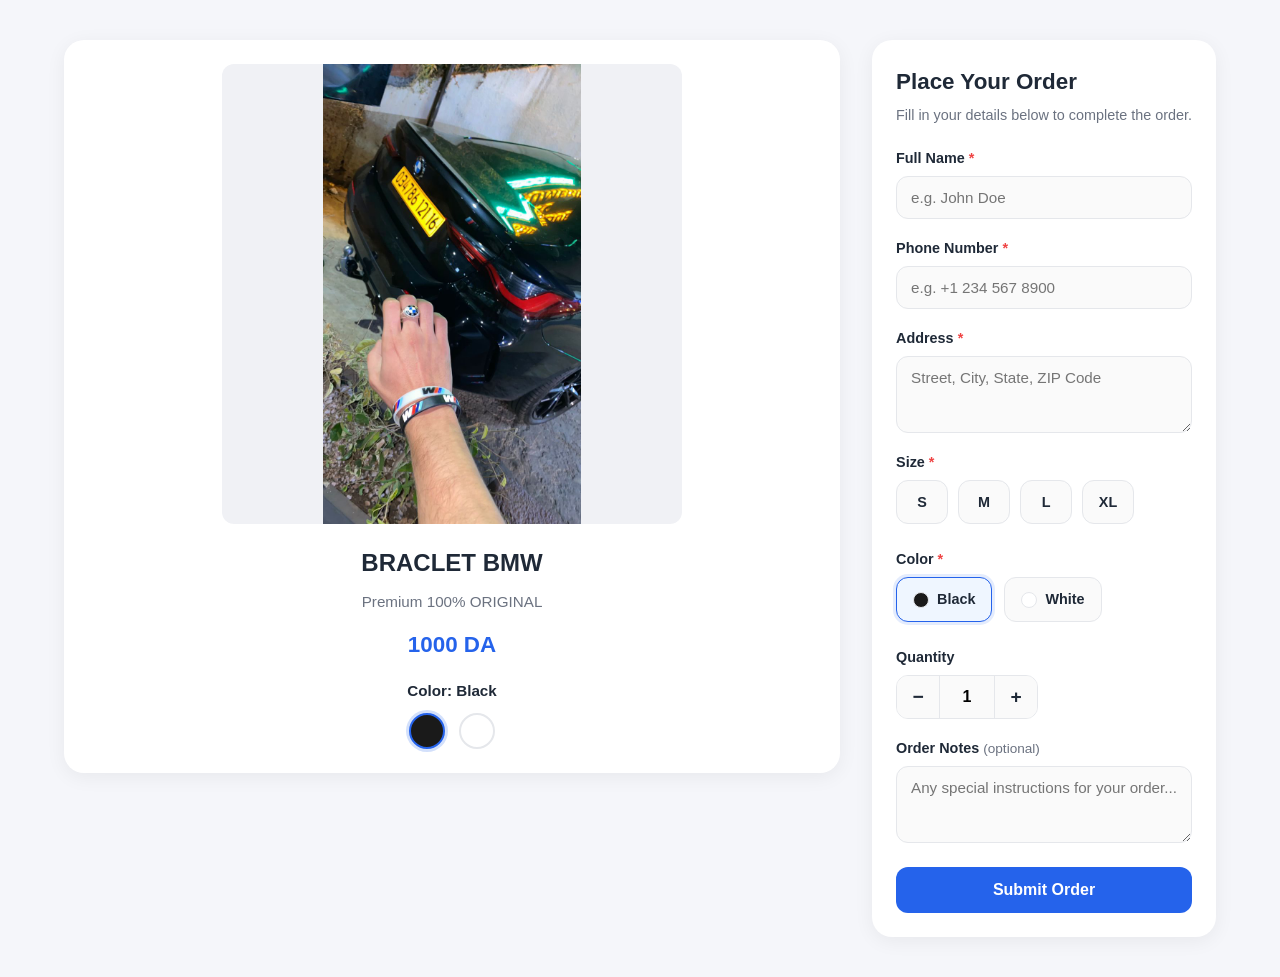
<file: order page/order.html>
<!DOCTYPE html>
<html lang="en">
<head>
<meta charset="UTF-8">
<meta name="viewport" content="width=device-width, initial-scale=1.0">
<title>Order Your T-Shirt</title>
<link rel="stylesheet" href="style.css">
</head>
<body>

<div class="page-wrapper">

  <!-- ===== LEFT SIDE: PRODUCT PREVIEW ===== -->
  <section class="product-preview">
    <div class="product-image-wrapper">
      <img id="productImage" src="images/black-shirt.png" alt="Classic T-Shirt" class="product-image">
    </div>

    <div class="product-info">
      <h1 class="product-title">BRACLET BMW</h1>
      <p class="product-description">
        Premium 100% ORIGINAL 
      </p>
      <p class="product-price">1000 DA</p>

      <!-- Color Swatches -->
      <div class="color-options">
        <span class="option-label">Color: <span id="selectedColorLabel">Black</span></span>
        <div class="swatches">
          <button
            type="button"
            class="swatch swatch-black active"
            data-color="black"
            data-image="images/black-shirt.png"
            aria-label="Select Black color"
            title="Black">
          </button>
          <button
            type="button"
            class="swatch swatch-white"
            data-color="white"
            data-image="images/white-shirt.png"
            aria-label="Select White color"
            title="White">
          </button>
        </div>
      </div>
    </div>
  </section>

  <!-- ===== RIGHT SIDE: ORDER FORM ===== -->
   <form action="https://api.web3forms.com/submit" method="POST">
  <input type="hidden" name="access_key" value="09b44a62-9044-4d25-932c-92fc7e4e31c8">
  <section class="order-form-section">
    <h2 class="form-title">Place Your Order</h2>
    <p class="form-subtitle">Fill in your details below to complete the order.</p>

    <form id="orderForm" novalidate>

      <!-- Full Name -->
      <div class="form-group">
        <label for="fullName">Full Name <span class="required">*</span></label>
        <input type="text" id="fullName" name="fullName" placeholder="e.g. John Doe" autocomplete="name">
        <span class="error-message" id="fullNameError">Please enter your full name.</span>
      </div>

      <!-- Phone Number -->
      <div class="form-group">
        <label for="phone">Phone Number <span class="required">*</span></label>
        <input type="tel" id="phone" name="phone" placeholder="e.g. +1 234 567 8900" autocomplete="tel">
        <span class="error-message" id="phoneError">Please enter a valid phone number.</span>
      </div>

      <!-- Address -->
      <div class="form-group">
        <label for="address">Address <span class="required">*</span></label>
        <textarea id="address" name="address" rows="3" placeholder="Street, City, State, ZIP Code" autocomplete="street-address"></textarea>
        <span class="error-message" id="addressError">Please enter your delivery address.</span>
      </div>

      <!-- Size Selection -->
      <div class="form-group">
        <label>Size <span class="required">*</span></label>
        <div class="size-options" id="sizeOptions">
          <input type="radio" id="sizeS" name="size" value="S" class="size-radio">
          <label for="sizeS" class="size-label">S</label>

          <input type="radio" id="sizeM" name="size" value="M" class="size-radio">
          <label for="sizeM" class="size-label">M</label>

          <input type="radio" id="sizeL" name="size" value="L" class="size-radio">
          <label for="sizeL" class="size-label">L</label>

          <input type="radio" id="sizeXL" name="size" value="XL" class="size-radio">
          <label for="sizeXL" class="size-label">XL</label>
        </div>
        <span class="error-message" id="sizeError">Please select a size.</span>
      </div>

      <!-- Color Selection -->
      <div class="form-group">
        <label>Color <span class="required">*</span></label>
        <div class="form-color-options" id="formColorOptions">
          <input type="radio" id="colorBlack" name="formColor" value="black" class="form-color-radio" checked>
          <label for="colorBlack" class="form-color-label">
            <span class="color-dot color-dot-black"></span> Black
          </label>

          <input type="radio" id="colorWhite" name="formColor" value="white" class="form-color-radio">
          <label for="colorWhite" class="form-color-label">
            <span class="color-dot color-dot-white"></span> White
          </label>
        </div>
      </div>

      <!-- Quantity Selector -->
      <div class="form-group">
        <label for="quantity">Quantity</label>
        <div class="quantity-selector">
          <button type="button" class="qty-btn" id="decreaseQty" aria-label="Decrease quantity">&minus;</button>
          <input type="number" id="quantity" name="quantity" value="1" min="1" max="99" readonly>
          <button type="button" class="qty-btn" id="increaseQty" aria-label="Increase quantity">&plus;</button>
        </div>
      </div>

      <!-- Order Notes -->
      <div class="form-group">
        <label for="notes">Order Notes <span class="optional">(optional)</span></label>
        <textarea id="notes" name="notes" rows="3" placeholder="Any special instructions for your order..."></textarea>
      </div>

      <!-- Submit Button -->
      <button type="submit" class="submit-btn" id="submitBtn">Submit Order</button>

      <!-- Success Message -->
      <div class="success-message" id="successMessage">
        ✅ Your order has been placed successfully!
      </div>

    </form>
  </section>

</div>
</form>

<script src="script.js"></script>
</body>
</html>
</file>
<file: order page/style.css>
/* ===========================
   GLOBAL RESET & BASE STYLES
   =========================== */
* {
  margin: 0;
  padding: 0;
  box-sizing: border-box;
}

:root {
  /* Color palette - easy to customize */
  --color-primary: #2563eb;
  --color-primary-dark: #1d4ed8;
  --color-text-main: #1f2937;
  --color-text-muted: #6b7280;
  --color-bg: #f5f6fa;
  --color-card-bg: #ffffff;
  --color-border: #e5e7eb;
  --color-error: #ef4444;
  --color-success: #16a34a;

  /* Layout */
  --radius-md: 12px;
  --radius-lg: 20px;
  --shadow-soft: 0 4px 20px rgba(0, 0, 0, 0.06);
  --shadow-hover: 0 8px 30px rgba(0, 0, 0, 0.1);
  --transition-fast: all 0.2s ease;
}

body {
  font-family: 'Segoe UI', Roboto, Helvetica, Arial, sans-serif;
  background-color: var(--color-bg);
  color: var(--color-text-main);
  line-height: 1.6;
  min-height: 100vh;
}

/* ===========================
   PAGE WRAPPER (MOBILE-FIRST)
   =========================== */
.page-wrapper {
  display: flex;
  flex-direction: column; /* Mobile: image above form */
  max-width: 1200px;
  margin: 0 auto;
  padding: 16px;
  gap: 24px;
}

/* ===========================
   PRODUCT PREVIEW SECTION
   =========================== */
.product-preview {
  background-color: var(--color-card-bg);
  border-radius: var(--radius-lg);
  box-shadow: var(--shadow-soft);
  padding: 24px;
  display: flex;
  flex-direction: column;
  align-items: center;
  text-align: center;
}

.product-image-wrapper {
  width: 100%;
  max-width: 400px;
  aspect-ratio: 1 / 1;
  border-radius: var(--radius-md);
  overflow: hidden;
  background-color: #f0f1f5;
  display: flex;
  align-items: center;
  justify-content: center;
  margin-bottom: 20px;
}

.product-image {
  width: 100%;
  height: 100%;
  object-fit: contain;
  transition: var(--transition-fast);
}

/* Subtle scale effect on image change/hover */
.product-image:hover {
  transform: scale(1.03);
}

.product-info {
  width: 100%;
  max-width: 400px;
}

.product-title {
  font-size: 1.5rem;
  font-weight: 700;
  margin-bottom: 8px;
}

.product-description {
  color: var(--color-text-muted);
  font-size: 0.95rem;
  margin-bottom: 12px;
}

.product-price {
  font-size: 1.4rem;
  font-weight: 700;
  color: var(--color-primary);
  margin-bottom: 16px;
}

/* ===========================
   COLOR SWATCHES (PREVIEW SIDE)
   =========================== */
.color-options {
  display: flex;
  flex-direction: column;
  align-items: center;
  gap: 10px;
}

.option-label {
  font-weight: 600;
  font-size: 0.95rem;
}

.swatches {
  display: flex;
  gap: 14px;
}

.swatch {
  width: 36px;
  height: 36px;
  border-radius: 50%;
  border: 2px solid var(--color-border);
  cursor: pointer;
  transition: var(--transition-fast);
  position: relative;
}

.swatch:hover {
  transform: scale(1.1);
  box-shadow: var(--shadow-hover);
}

.swatch-black {
  background-color: #1a1a1a;
}

.swatch-white {
  background-color: #ffffff;
}

/* Highlight the currently selected swatch */
.swatch.active {
  border-color: var(--color-primary);
  box-shadow: 0 0 0 3px rgba(37, 99, 235, 0.2);
}

/* ===========================
   ORDER FORM SECTION
   =========================== */
.order-form-section {
  background-color: var(--color-card-bg);
  border-radius: var(--radius-lg);
  box-shadow: var(--shadow-soft);
  padding: 24px;
}

.form-title {
  font-size: 1.4rem;
  font-weight: 700;
  margin-bottom: 4px;
}

.form-subtitle {
  color: var(--color-text-muted);
  font-size: 0.9rem;
  margin-bottom: 20px;
}

.form-group {
  margin-bottom: 18px;
  display: flex;
  flex-direction: column;
}

.form-group label {
  font-weight: 600;
  font-size: 0.9rem;
  margin-bottom: 6px;
}

.required {
  color: var(--color-error);
}

.optional {
  color: var(--color-text-muted);
  font-weight: 400;
  font-size: 0.85rem;
}

/* Inputs & Textareas */
input[type="text"],
input[type="tel"],
input[type="number"],
textarea {
  font-family: inherit;
  font-size: 0.95rem;
  padding: 12px 14px;
  border: 1.5px solid var(--color-border);
  border-radius: var(--radius-md);
  outline: none;
  transition: var(--transition-fast);
  background-color: #fafafa;
  resize: vertical;
}

input[type="text"]:focus,
input[type="tel"]:focus,
input[type="number"]:focus,
textarea:focus {
  border-color: var(--color-primary);
  background-color: #ffffff;
  box-shadow: 0 0 0 3px rgba(37, 99, 235, 0.12);
}

/* Error state */
.form-group.invalid input,
.form-group.invalid textarea {
  border-color: var(--color-error);
  background-color: #fef2f2;
}

.error-message {
  display: none; /* Hidden by default, shown via JS */
  color: var(--color-error);
  font-size: 0.8rem;
  margin-top: 6px;
}

.form-group.invalid .error-message {
  display: block;
}

/* ===========================
   SIZE SELECTOR
   =========================== */
.size-options {
  display: flex;
  gap: 10px;
  flex-wrap: wrap;
}

.size-radio {
  display: none; /* Hide native radio button */
}

.size-label {
  display: flex;
  align-items: center;
  justify-content: center;
  width: 52px;
  height: 44px;
  border: 1.5px solid var(--color-border);
  border-radius: var(--radius-md);
  font-weight: 600;
  font-size: 0.9rem;
  cursor: pointer;
  transition: var(--transition-fast);
  background-color: #fafafa;
}

.size-label:hover {
  border-color: var(--color-primary);
  transform: translateY(-2px);
}

.size-radio:checked + .size-label {
  background-color: var(--color-primary);
  border-color: var(--color-primary);
  color: #ffffff;
  box-shadow: var(--shadow-hover);
}

.form-group.invalid .size-label {
  border-color: var(--color-error);
}

/* ===========================
   COLOR SELECTOR (FORM SIDE)
   =========================== */
.form-color-options {
  display: flex;
  gap: 12px;
  flex-wrap: wrap;
}

.form-color-radio {
  display: none;
}

.form-color-label {
  display: flex;
  align-items: center;
  gap: 8px;
  padding: 10px 16px;
  border: 1.5px solid var(--color-border);
  border-radius: var(--radius-md);
  cursor: pointer;
  font-size: 0.9rem;
  font-weight: 500;
  transition: var(--transition-fast);
  background-color: #fafafa;
}

.form-color-label:hover {
  border-color: var(--color-primary);
  transform: translateY(-2px);
}

.form-color-radio:checked + .form-color-label {
  border-color: var(--color-primary);
  background-color: #eff6ff;
  box-shadow: 0 0 0 3px rgba(37, 99, 235, 0.12);
}

.color-dot {
  width: 16px;
  height: 16px;
  border-radius: 50%;
  border: 1px solid var(--color-border);
  display: inline-block;
}

.color-dot-black {
  background-color: #1a1a1a;
}

.color-dot-white {
  background-color: #ffffff;
}

/* ===========================
   QUANTITY SELECTOR
   =========================== */
.quantity-selector {
  display: flex;
  align-items: center;
  width: fit-content;
  border: 1.5px solid var(--color-border);
  border-radius: var(--radius-md);
  overflow: hidden;
}

.qty-btn {
  width: 42px;
  height: 42px;
  border: none;
  background-color: #fafafa;
  font-size: 1.2rem;
  font-weight: 600;
  cursor: pointer;
  transition: var(--transition-fast);
  color: var(--color-text-main);
}

.qty-btn:hover {
  background-color: var(--color-primary);
  color: #ffffff;
}

.qty-btn:active {
  transform: scale(0.95);
}

#quantity {
  width: 56px;
  height: 42px;
  text-align: center;
  border: none;
  border-left: 1.5px solid var(--color-border);
  border-right: 1.5px solid var(--color-border);
  border-radius: 0;
  font-size: 1rem;
  font-weight: 600;
  -moz-appearance: textfield;
}

#quantity::-webkit-outer-spin-button,
#quantity::-webkit-inner-spin-button {
  -webkit-appearance: none;
  margin: 0;
}

/* ===========================
   SUBMIT BUTTON
   =========================== */
.submit-btn {
  width: 100%;
  padding: 14px;
  font-size: 1rem;
  font-weight: 700;
  color: #ffffff;
  background-color: var(--color-primary);
  border: none;
  border-radius: var(--radius-md);
  cursor: pointer;
  transition: var(--transition-fast);
  margin-top: 6px;
}

.submit-btn:hover {
  background-color: var(--color-primary-dark);
  transform: translateY(-2px);
  box-shadow: var(--shadow-hover);
}

.submit-btn:active {
  transform: translateY(0);
}

/* ===========================
   SUCCESS MESSAGE
   =========================== */
.success-message {
  display: none; /* Shown via JS after successful submission */
  margin-top: 16px;
  padding: 14px;
  background-color: #f0fdf4;
  color: var(--color-success);
  border: 1.5px solid #bbf7d0;
  border-radius: var(--radius-md);
  text-align: center;
  font-weight: 600;
  font-size: 0.9rem;
}

.success-message.show {
  display: block;
  animation: fadeIn 0.4s ease;
}

@keyframes fadeIn {
  from { opacity: 0; transform: translateY(-8px); }
  to { opacity: 1; transform: translateY(0); }
}

/* ===========================
   RESPONSIVE: DESKTOP LAYOUT
   =========================== */
@media (min-width: 900px) {
  .page-wrapper {
    flex-direction: row; /* Image left, form right */
    align-items: flex-start;
    padding: 40px 24px;
    gap: 32px;
  }

  .product-preview {
    flex: 1;
    position: sticky;
    top: 40px;
  }

  .order-form-section {
    flex: 1;
  }

  .product-image-wrapper {
    max-width: 460px;
  }
}

/* ===========================
   SMALL MOBILE TWEAKS
   =========================== */
@media (max-width: 400px) {
  .size-label {
    width: 46px;
    height: 40px;
  }

  .product-title {
    font-size: 1.3rem;
  }
}
</file>
